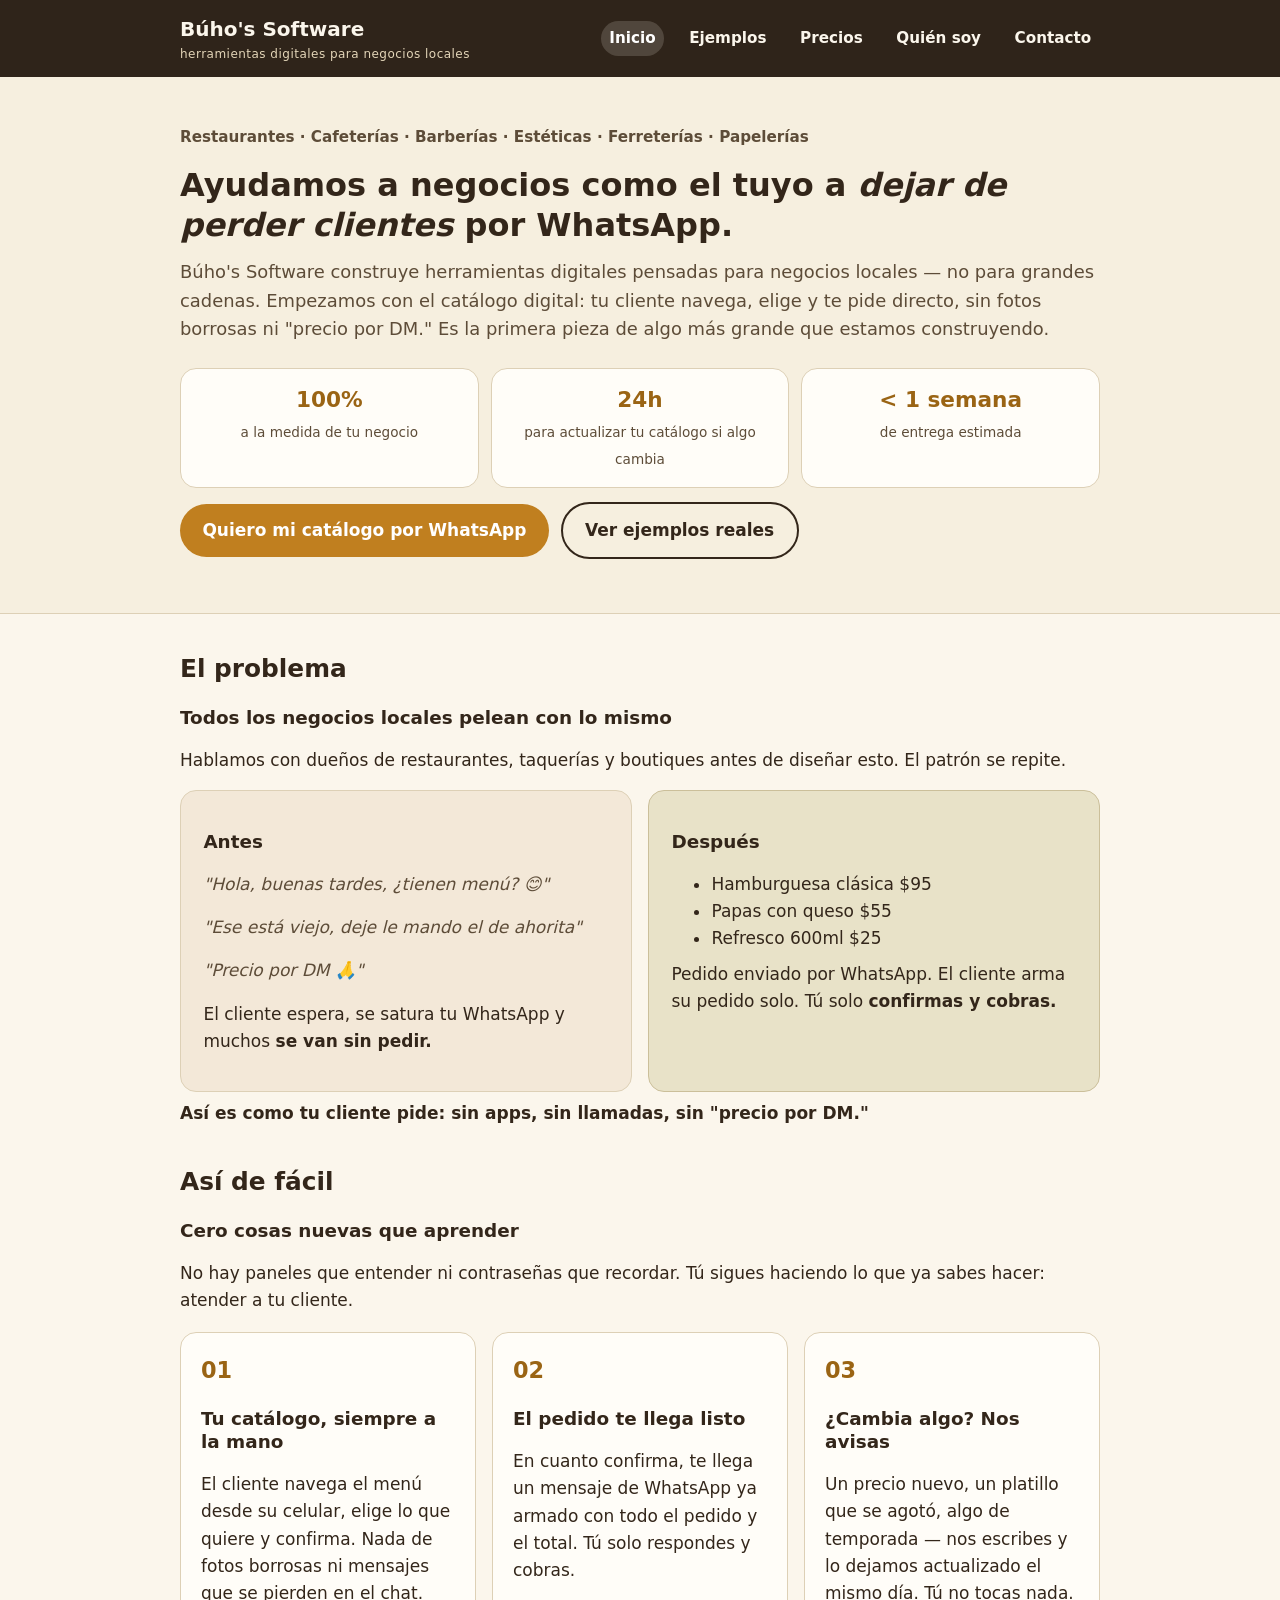
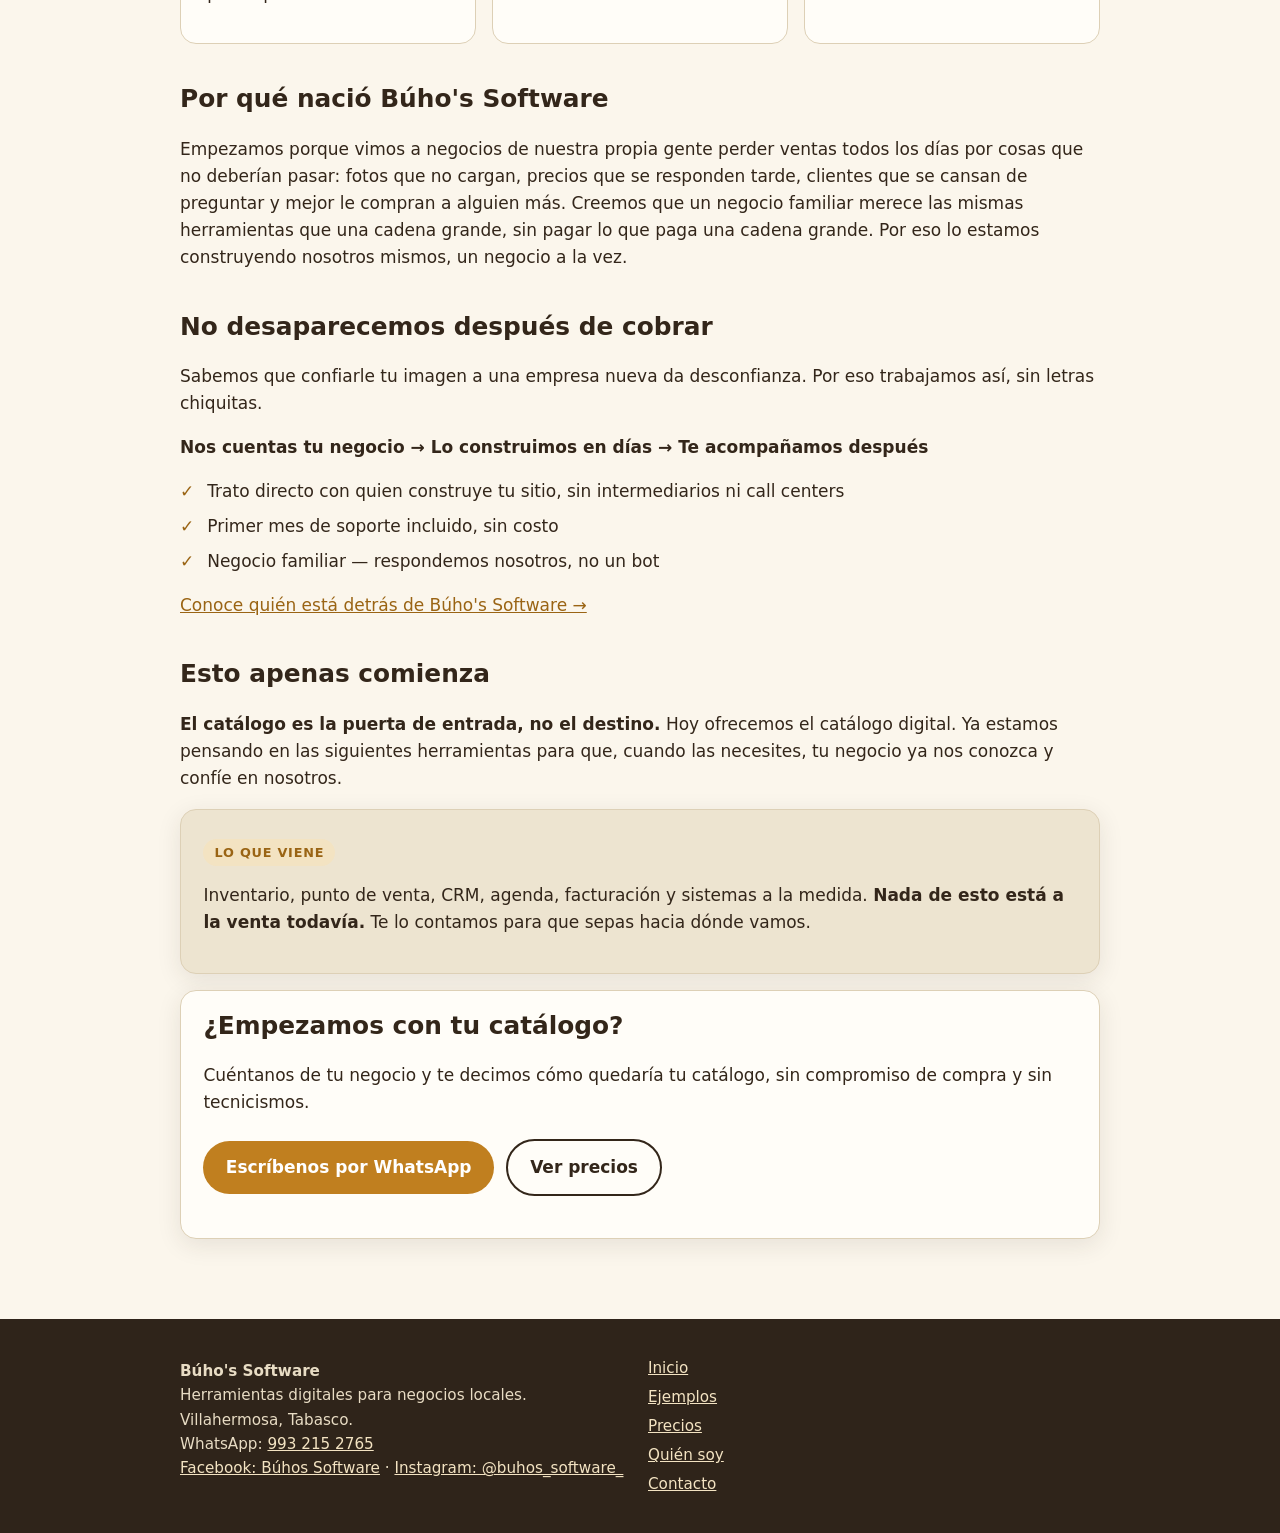
<file: index.html>
<!DOCTYPE html>
<html lang="es">
<head>
  <meta charset="utf-8">
  <meta name="viewport" content="width=device-width, initial-scale=1">
  <title>Búho's Software — Catálogos digitales para negocios locales</title>
  <meta name="description" content="Búho's Software construye catálogos digitales para negocios locales: tu cliente navega, elige y te pide directo por WhatsApp, sin fotos borrosas ni precio por DM.">
  <link rel="stylesheet" href="styles.css">
</head>
<body>
<header class="site">
  <div class="wrap">
    <a class="brand" href="index.html">Búho's Software<small>herramientas digitales para negocios locales</small></a>
    <nav class="main" aria-label="Navegación principal">
      <a href="index.html" aria-current="page">Inicio</a>
      <a href="ejemplos.html">Ejemplos</a>
      <a href="precios.html">Precios</a>
      <a href="nosotros.html">Quién soy</a>
      <a href="contacto.html">Contacto</a>
    </nav>
  </div>
</header>

<main>
  <section class="hero">
    <div class="wrap">
      <p class="sectors">Restaurantes · Cafeterías · Barberías · Estéticas · Ferreterías · Papelerías</p>
      <h1>Ayudamos a negocios como el tuyo a <em>dejar de perder clientes</em> por WhatsApp.</h1>
      <p class="lead">Búho's Software construye herramientas digitales pensadas para negocios locales — no para grandes cadenas. Empezamos con el catálogo digital: tu cliente navega, elige y te pide directo, sin fotos borrosas ni "precio por DM." Es la primera pieza de algo más grande que estamos construyendo.</p>
      <ul class="stats">
        <li><strong>100%</strong><span>a la medida de tu negocio</span></li>
        <li><strong>24h</strong><span>para actualizar tu catálogo si algo cambia</span></li>
        <li><strong>&lt; 1 semana</strong><span>de entrega estimada</span></li>
      </ul>
      <p>
        
        <a class="btn" href="https://wa.me/529932152765?text=Hola%2C%20quiero%20informaci%C3%B3n%20sobre%20mi%20cat%C3%A1logo%20o%20sitio%20web" target="_blank" rel="noopener">Quiero mi catálogo por WhatsApp</a>
        <a class="btn ghost" href="ejemplos.html">Ver ejemplos reales</a>
      </p>
    </div>
  </section>

  <section class="wrap" aria-labelledby="problema">
    <h2 id="problema">El problema</h2>
    <h3>Todos los negocios locales pelean con lo mismo</h3>
    <p>Hablamos con dueños de restaurantes, taquerías y boutiques antes de diseñar esto. El patrón se repite.</p>
    <div class="grid-2">
      <div class="before">
        <h3>Antes</h3>
        <p class="chat">"Hola, buenas tardes, ¿tienen menú? 😊"</p>
        <p class="chat">"Ese está viejo, deje le mando el de ahorita"</p>
        <p class="chat">"Precio por DM 🙏"</p>
        <p>El cliente espera, se satura tu WhatsApp y muchos <strong>se van sin pedir.</strong></p>
      </div>
      <div class="after">
        <h3>Después</h3>
        <ul>
          <li>Hamburguesa clásica $95</li>
          <li>Papas con queso $55</li>
          <li>Refresco 600ml $25</li>
        </ul>
        <p>Pedido enviado por WhatsApp. El cliente arma su pedido solo. Tú solo <strong>confirmas y cobras.</strong></p>
      </div>
    </div>
    <p><strong>Así es como tu cliente pide: sin apps, sin llamadas, sin "precio por DM."</strong></p>
  </section>

  <section class="wrap" aria-labelledby="como-funciona">
    <h2 id="como-funciona">Así de fácil</h2>
    <h3>Cero cosas nuevas que aprender</h3>
    <p>No hay paneles que entender ni contraseñas que recordar. Tú sigues haciendo lo que ya sabes hacer: atender a tu cliente.</p>
    <ol class="steps">
      <li><h3>Tu catálogo, siempre a la mano</h3><p>El cliente navega el menú desde su celular, elige lo que quiere y confirma. Nada de fotos borrosas ni mensajes que se pierden en el chat.</p></li>
      <li><h3>El pedido te llega listo</h3><p>En cuanto confirma, te llega un mensaje de WhatsApp ya armado con todo el pedido y el total. Tú solo respondes y cobras.</p></li>
      <li><h3>¿Cambia algo? Nos avisas</h3><p>Un precio nuevo, un platillo que se agotó, algo de temporada — nos escribes y lo dejamos actualizado el mismo día. Tú no tocas nada.</p></li>
    </ol>
  </section>

  <section class="wrap" aria-labelledby="por-que">
    <h2 id="por-que">Por qué nació Búho's Software</h2>
    <p>Empezamos porque vimos a negocios de nuestra propia gente perder ventas todos los días por cosas que no deberían pasar: fotos que no cargan, precios que se responden tarde, clientes que se cansan de preguntar y mejor le compran a alguien más. Creemos que un negocio familiar merece las mismas herramientas que una cadena grande, sin pagar lo que paga una cadena grande. Por eso lo estamos construyendo nosotros mismos, un negocio a la vez.</p>

    <h2>No desaparecemos después de cobrar</h2>
    <p>Sabemos que confiarle tu imagen a una empresa nueva da desconfianza. Por eso trabajamos así, sin letras chiquitas.</p>
    <p><strong>Nos cuentas tu negocio → Lo construimos en días → Te acompañamos después</strong></p>
    <ul class="check">
      <li>Trato directo con quien construye tu sitio, sin intermediarios ni call centers</li>
      <li>Primer mes de soporte incluido, sin costo</li>
      <li>Negocio familiar — respondemos nosotros, no un bot</li>
    </ul>
    <p><a href="nosotros.html">Conoce quién está detrás de Búho's Software →</a></p>
  </section>

  <section class="wrap" aria-labelledby="lo-que-viene">
    <h2 id="lo-que-viene">Esto apenas comienza</h2>
    <p><strong>El catálogo es la puerta de entrada, no el destino.</strong> Hoy ofrecemos el catálogo digital. Ya estamos pensando en las siguientes herramientas para que, cuando las necesites, tu negocio ya nos conozca y confíe en nosotros.</p>
    <div class="card beige">
      <p><span class="tag">Lo que viene</span></p>
      <p>Inventario, punto de venta, CRM, agenda, facturación y sistemas a la medida. <strong>Nada de esto está a la venta todavía.</strong> Te lo contamos para que sepas hacia dónde vamos.</p>
    </div>
  </section>

  <section class="wrap">
    <div class="card">
      <h2 style="margin-top:0">¿Empezamos con tu catálogo?</h2>
      <p>Cuéntanos de tu negocio y te decimos cómo quedaría tu catálogo, sin compromiso de compra y sin tecnicismos.</p>
      <p>
        
        <a class="btn" href="https://wa.me/529932152765?text=Hola%2C%20quiero%20informaci%C3%B3n%20sobre%20mi%20cat%C3%A1logo%20o%20sitio%20web" target="_blank" rel="noopener">Escríbenos por WhatsApp</a>
        <a class="btn ghost" href="precios.html">Ver precios</a>
      </p>
    </div>
  </section>
</main>

<footer class="site">
  <div class="wrap">
    <div>
      <p><strong>Búho's Software</strong><br>Herramientas digitales para negocios locales.<br>Villahermosa, Tabasco.<br>WhatsApp: <a href="https://wa.me/529932152765?text=Hola%2C%20quiero%20informaci%C3%B3n%20sobre%20mi%20cat%C3%A1logo%20o%20sitio%20web" target="_blank" rel="noopener">993 215 2765</a><br><a href="https://www.facebook.com/share/1DzzxZZHje/" target="_blank" rel="noopener">Facebook: Búhos Software</a> · <a href="https://www.instagram.com/buhos_software_/" target="_blank" rel="noopener">Instagram: @buhos_software_</a></p>
    </div>
    <div>
      <ul>
        <li><a href="index.html">Inicio</a></li>
        <li><a href="ejemplos.html">Ejemplos</a></li>
        <li><a href="precios.html">Precios</a></li>
        <li><a href="nosotros.html">Quién soy</a></li>
        <li><a href="contacto.html">Contacto</a></li>
      </ul>
    </div>
  </div>
</footer>
</body>
</html>
</file>
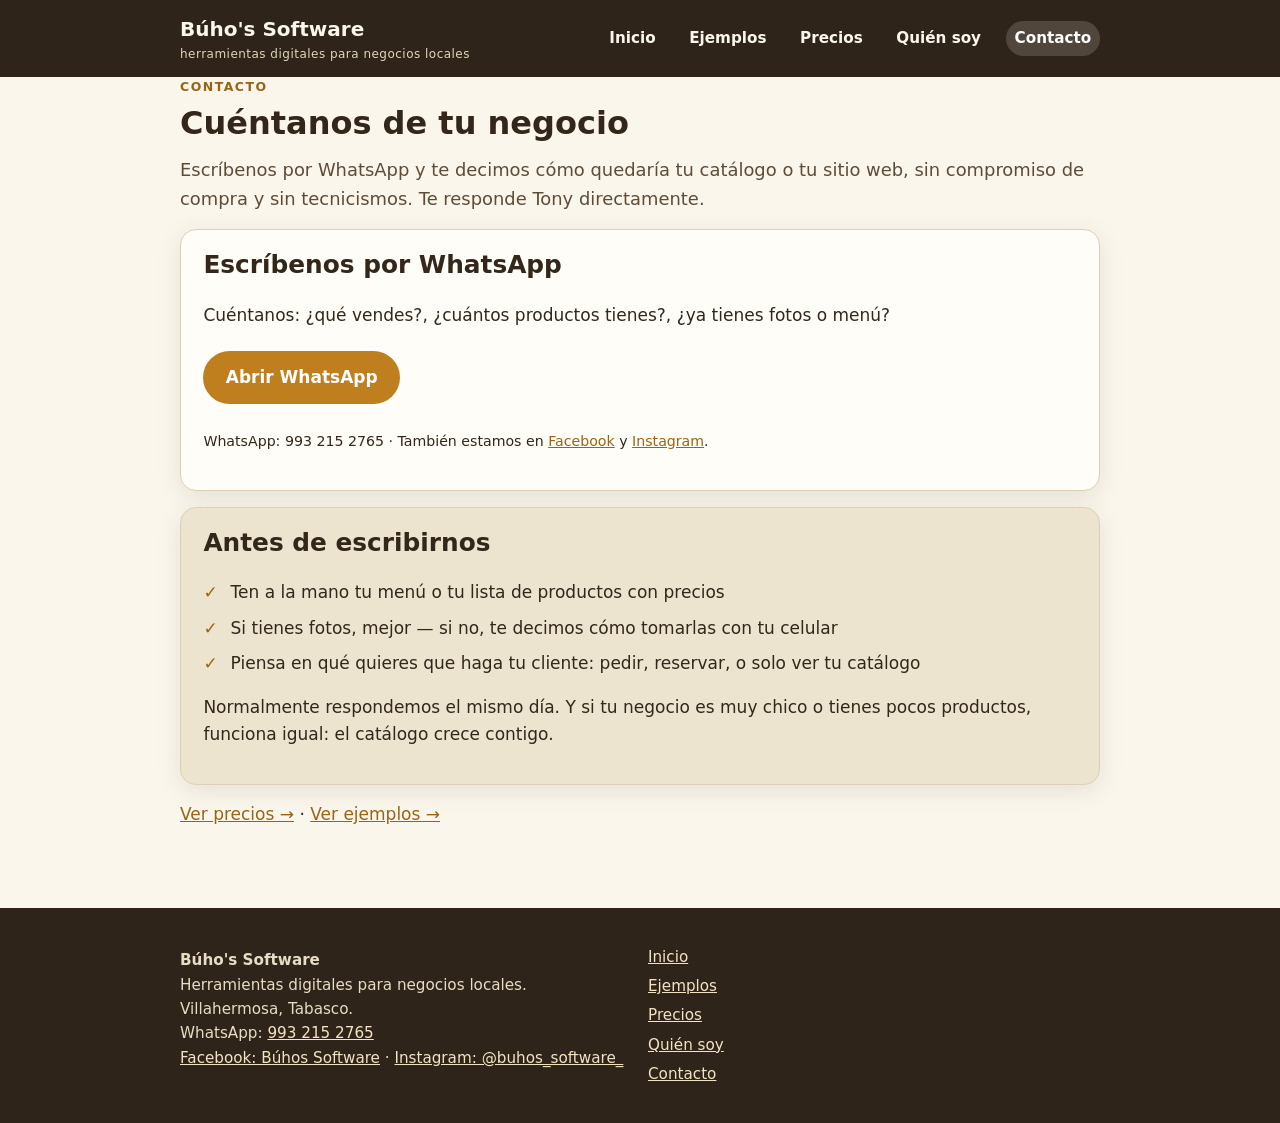
<file: contacto.html>
<!DOCTYPE html>
<html lang="es">
<head>
  <meta charset="utf-8">
  <meta name="viewport" content="width=device-width, initial-scale=1">
  <title>Contacto — Búho's Software</title>
  <meta name="description" content="Contacta a Búho's Software por WhatsApp y cuéntanos de tu negocio. Te decimos cómo quedaría tu catálogo o tu sitio web.">
  <link rel="stylesheet" href="styles.css">
</head>
<body>
<header class="site">
  <div class="wrap">
    <a class="brand" href="index.html">Búho's Software<small>herramientas digitales para negocios locales</small></a>
    <nav class="main" aria-label="Navegación principal">
      <a href="index.html">Inicio</a>
      <a href="ejemplos.html">Ejemplos</a>
      <a href="precios.html">Precios</a>
      <a href="nosotros.html">Quién soy</a>
      <a href="contacto.html" aria-current="page">Contacto</a>
    </nav>
  </div>
</header>

<main>
  <section class="wrap">
    <p class="eyebrow">Contacto</p>
    <h1>Cuéntanos de tu negocio</h1>
    <p class="lead">Escríbenos por WhatsApp y te decimos cómo quedaría tu catálogo o tu sitio web, sin compromiso de compra y sin tecnicismos. Te responde Tony directamente.</p>

    <div class="card">
      <h2 style="margin-top:0">Escríbenos por WhatsApp</h2>
      <p>Cuéntanos: ¿qué vendes?, ¿cuántos productos tienes?, ¿ya tienes fotos o menú?</p>
      <p>
        
        <a class="btn" href="https://wa.me/529932152765?text=Hola%2C%20quiero%20informaci%C3%B3n%20sobre%20mi%20cat%C3%A1logo%20o%20sitio%20web" target="_blank" rel="noopener">Abrir WhatsApp</a>
      </p>
      <p><small>WhatsApp: 993 215 2765 · También estamos en <a href="https://www.facebook.com/share/1DzzxZZHje/" target="_blank" rel="noopener">Facebook</a> y <a href="https://www.instagram.com/buhos_software_/" target="_blank" rel="noopener">Instagram</a>.</small></p>
    </div>

    <div class="card beige">
      <h2 style="margin-top:0">Antes de escribirnos</h2>
      <ul class="check">
        <li>Ten a la mano tu menú o tu lista de productos con precios</li>
        <li>Si tienes fotos, mejor — si no, te decimos cómo tomarlas con tu celular</li>
        <li>Piensa en qué quieres que haga tu cliente: pedir, reservar, o solo ver tu catálogo</li>
      </ul>
      <p>Normalmente respondemos el mismo día. Y si tu negocio es muy chico o tienes pocos productos, funciona igual: el catálogo crece contigo.</p>
    </div>

    <p><a href="precios.html">Ver precios →</a> · <a href="ejemplos.html">Ver ejemplos →</a></p>
  </section>
</main>

<footer class="site">
  <div class="wrap">
    <div>
      <p><strong>Búho's Software</strong><br>Herramientas digitales para negocios locales.<br>Villahermosa, Tabasco.<br>WhatsApp: <a href="https://wa.me/529932152765?text=Hola%2C%20quiero%20informaci%C3%B3n%20sobre%20mi%20cat%C3%A1logo%20o%20sitio%20web" target="_blank" rel="noopener">993 215 2765</a><br><a href="https://www.facebook.com/share/1DzzxZZHje/" target="_blank" rel="noopener">Facebook: Búhos Software</a> · <a href="https://www.instagram.com/buhos_software_/" target="_blank" rel="noopener">Instagram: @buhos_software_</a></p>
    </div>
    <div>
      <ul>
        <li><a href="index.html">Inicio</a></li>
        <li><a href="ejemplos.html">Ejemplos</a></li>
        <li><a href="precios.html">Precios</a></li>
        <li><a href="nosotros.html">Quién soy</a></li>
        <li><a href="contacto.html">Contacto</a></li>
      </ul>
    </div>
  </div>
</footer>
</body>
</html>
</file>
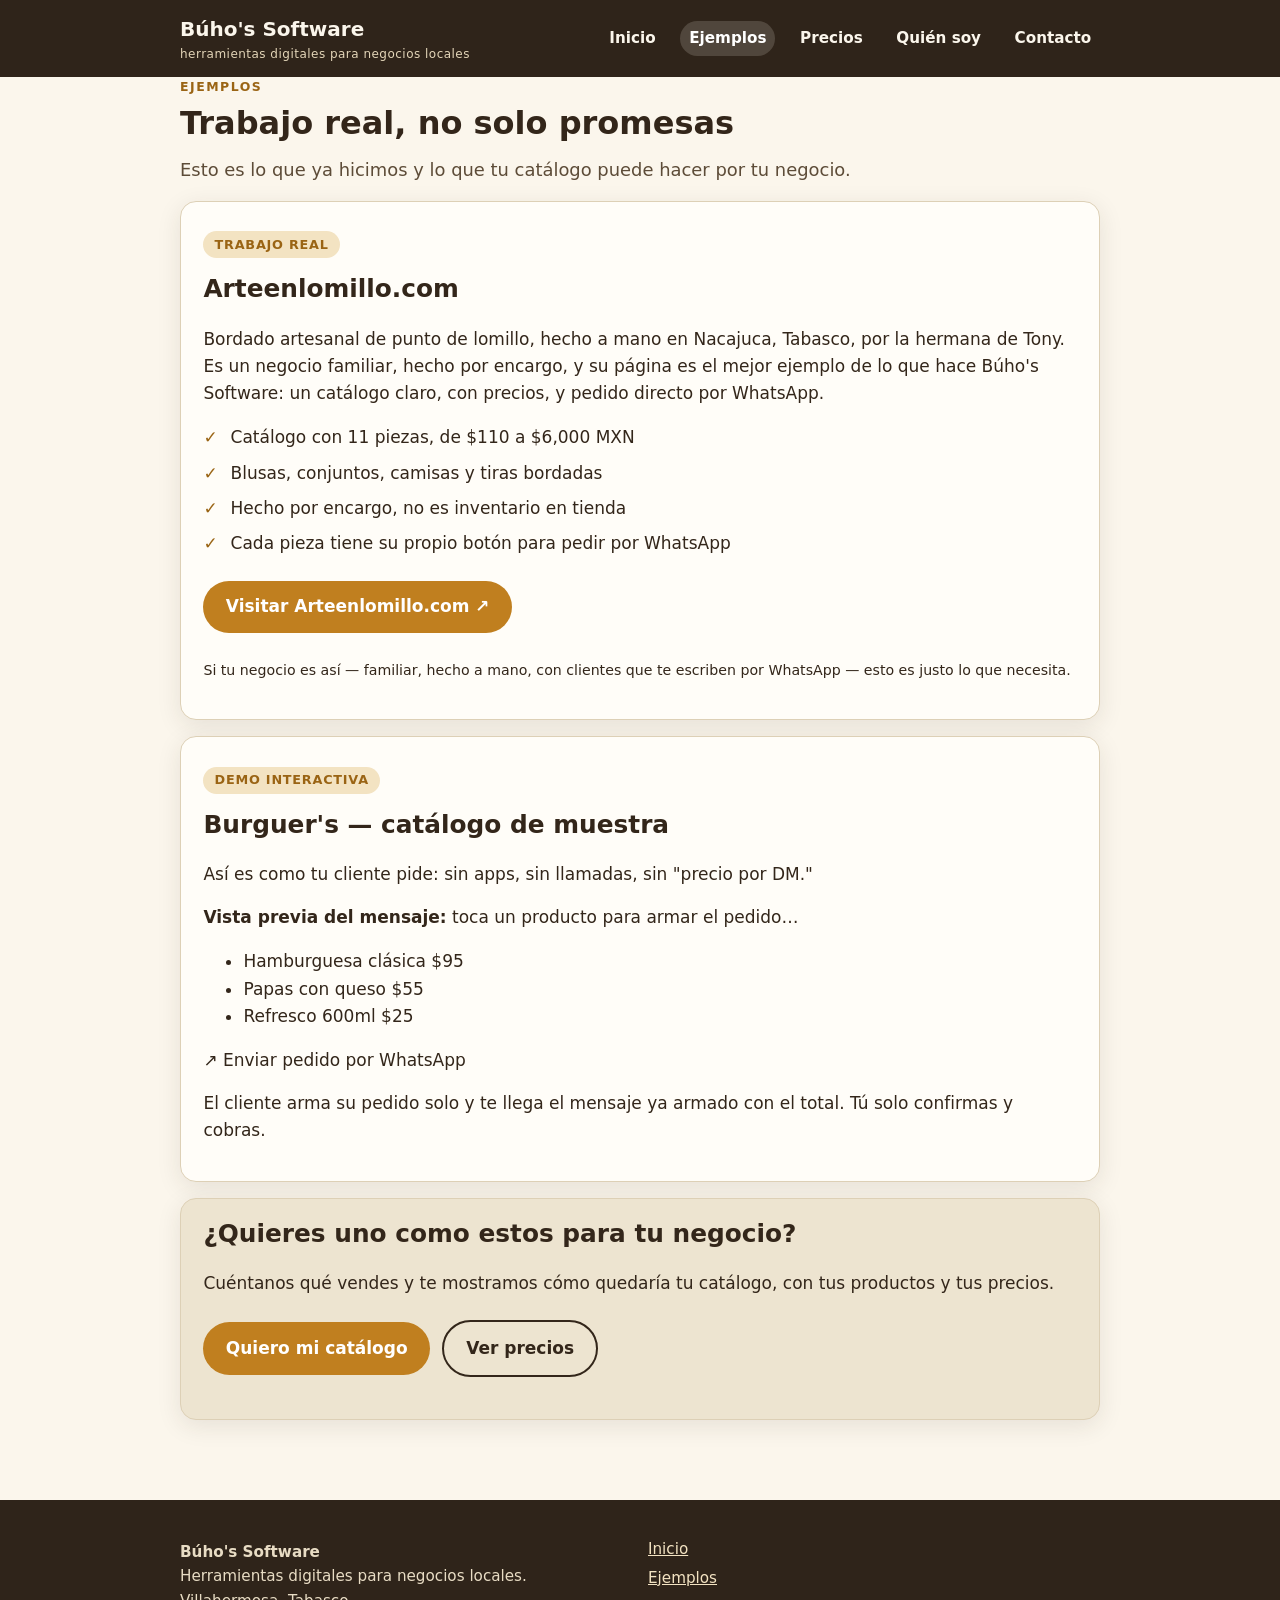
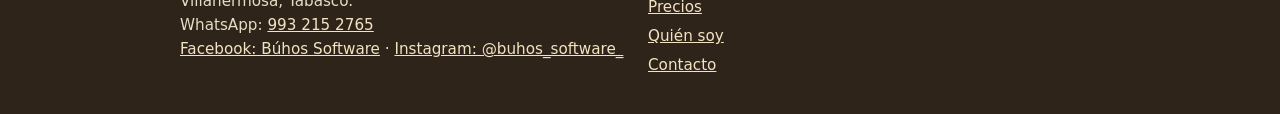
<file: ejemplos.html>
<!DOCTYPE html>
<html lang="es">
<head>
  <meta charset="utf-8">
  <meta name="viewport" content="width=device-width, initial-scale=1">
  <title>Ejemplos — Búho's Software</title>
  <meta name="description" content="Ejemplos de trabajo de Búho's Software: Arteenlomillo.com, un catálogo real hecho para un negocio familiar, y la demo de catálogo Burguer's.">
  <link rel="stylesheet" href="styles.css">
</head>
<body>
<header class="site">
  <div class="wrap">
    <a class="brand" href="index.html">Búho's Software<small>herramientas digitales para negocios locales</small></a>
    <nav class="main" aria-label="Navegación principal">
      <a href="index.html">Inicio</a>
      <a href="ejemplos.html" aria-current="page">Ejemplos</a>
      <a href="precios.html">Precios</a>
      <a href="nosotros.html">Quién soy</a>
      <a href="contacto.html">Contacto</a>
    </nav>
  </div>
</header>

<main>
  <section class="wrap">
    <p class="eyebrow">Ejemplos</p>
    <h1>Trabajo real, no solo promesas</h1>
    <p class="lead">Esto es lo que ya hicimos y lo que tu catálogo puede hacer por tu negocio.</p>

    <article class="card">
      <p><span class="tag">Trabajo real</span></p>
      <h2 style="margin-top:.5rem">Arteenlomillo.com</h2>
      <p>Bordado artesanal de punto de lomillo, hecho a mano en Nacajuca, Tabasco, por la hermana de Tony. Es un negocio familiar, hecho por encargo, y su página es el mejor ejemplo de lo que hace Búho's Software: un catálogo claro, con precios, y pedido directo por WhatsApp.</p>
      <ul class="check">
        <li>Catálogo con 11 piezas, de $110 a $6,000 MXN</li>
        <li>Blusas, conjuntos, camisas y tiras bordadas</li>
        <li>Hecho por encargo, no es inventario en tienda</li>
        <li>Cada pieza tiene su propio botón para pedir por WhatsApp</li>
      </ul>
      <p><a class="btn" href="https://arteenlomillo.com" target="_blank" rel="noopener">Visitar Arteenlomillo.com ↗</a></p>
      <p><small>Si tu negocio es así — familiar, hecho a mano, con clientes que te escriben por WhatsApp — esto es justo lo que necesita.</small></p>
    </article>

    <article class="card">
      <p><span class="tag">Demo interactiva</span></p>
      <h2 style="margin-top:.5rem">Burguer's — catálogo de muestra</h2>
      <p>Así es como tu cliente pide: sin apps, sin llamadas, sin "precio por DM."</p>
      <p><strong>Vista previa del mensaje:</strong> toca un producto para armar el pedido…</p>
      <ul>
        <li>Hamburguesa clásica $95</li>
        <li>Papas con queso $55</li>
        <li>Refresco 600ml $25</li>
      </ul>
      <p>↗ Enviar pedido por WhatsApp</p>
      <p>El cliente arma su pedido solo y te llega el mensaje ya armado con el total. Tú solo confirmas y cobras.</p>
    </article>

    <div class="card beige">
      <h2 style="margin-top:0">¿Quieres uno como estos para tu negocio?</h2>
      <p>Cuéntanos qué vendes y te mostramos cómo quedaría tu catálogo, con tus productos y tus precios.</p>
      <p>
        
        <a class="btn" href="https://wa.me/529932152765?text=Hola%2C%20quiero%20informaci%C3%B3n%20sobre%20mi%20cat%C3%A1logo%20o%20sitio%20web" target="_blank" rel="noopener">Quiero mi catálogo</a>
        <a class="btn ghost" href="precios.html">Ver precios</a>
      </p>
    </div>
  </section>
</main>

<footer class="site">
  <div class="wrap">
    <div>
      <p><strong>Búho's Software</strong><br>Herramientas digitales para negocios locales.<br>Villahermosa, Tabasco.<br>WhatsApp: <a href="https://wa.me/529932152765?text=Hola%2C%20quiero%20informaci%C3%B3n%20sobre%20mi%20cat%C3%A1logo%20o%20sitio%20web" target="_blank" rel="noopener">993 215 2765</a><br><a href="https://www.facebook.com/share/1DzzxZZHje/" target="_blank" rel="noopener">Facebook: Búhos Software</a> · <a href="https://www.instagram.com/buhos_software_/" target="_blank" rel="noopener">Instagram: @buhos_software_</a></p>
    </div>
    <div>
      <ul>
        <li><a href="index.html">Inicio</a></li>
        <li><a href="ejemplos.html">Ejemplos</a></li>
        <li><a href="precios.html">Precios</a></li>
        <li><a href="nosotros.html">Quién soy</a></li>
        <li><a href="contacto.html">Contacto</a></li>
      </ul>
    </div>
  </div>
</footer>
</body>
</html>
</file>
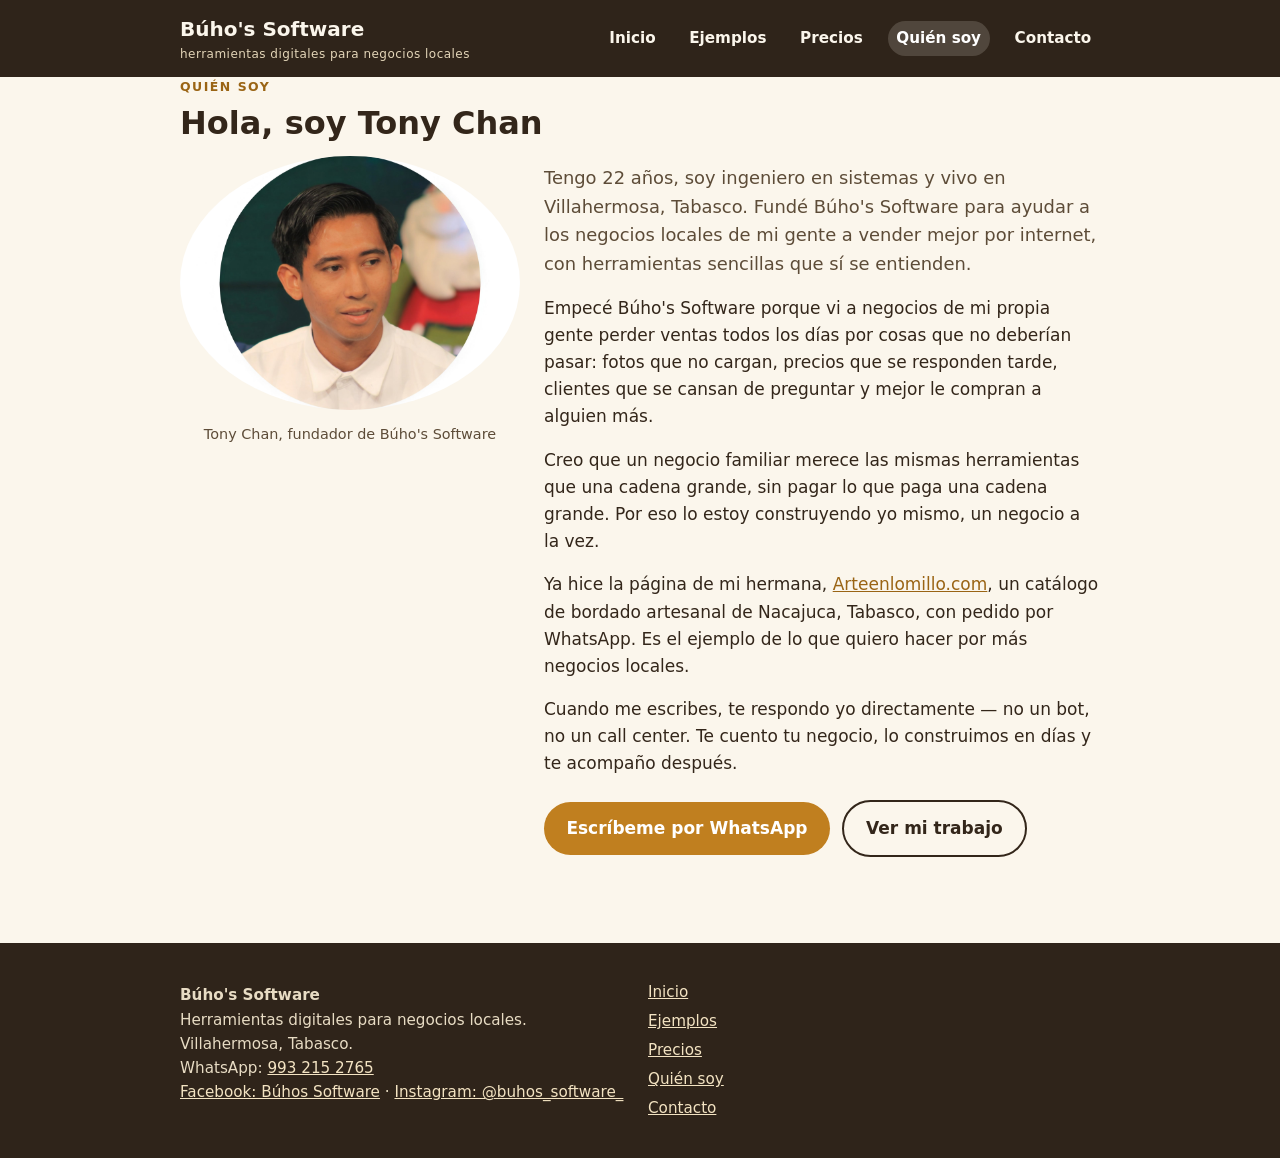
<file: nosotros.html>
<!DOCTYPE html>
<html lang="es">
<head>
  <meta charset="utf-8">
  <meta name="viewport" content="width=device-width, initial-scale=1">
  <title>Quién soy — Búho's Software</title>
  <meta name="description" content="Soy Tony Chan, fundador de Búho's Software, ingeniero en sistemas de Villahermosa, Tabasco. Hago catálogos digitales y sitios web para negocios locales.">
  <link rel="stylesheet" href="styles.css">
</head>
<body>
<header class="site">
  <div class="wrap">
    <a class="brand" href="index.html">Búho's Software<small>herramientas digitales para negocios locales</small></a>
    <nav class="main" aria-label="Navegación principal">
      <a href="index.html">Inicio</a>
      <a href="ejemplos.html">Ejemplos</a>
      <a href="precios.html">Precios</a>
      <a href="nosotros.html" aria-current="page">Quién soy</a>
      <a href="contacto.html">Contacto</a>
    </nav>
  </div>
</header>

<main>
  <section class="wrap">
    <p class="eyebrow">Quién soy</p>
    <h1>Hola, soy Tony Chan</h1>
    <div class="bio">
      <figure class="photo-frame circle">
        <img src="assets/tony-circulo.jpg" alt="Tony Chan, fundador de Búho's Software" width="660" height="660">
        <figcaption>Tony Chan, fundador de Búho's Software</figcaption>
      </figure>
      <div>
        <p class="lead">Tengo 22 años, soy ingeniero en sistemas y vivo en Villahermosa, Tabasco. Fundé Búho's Software para ayudar a los negocios locales de mi gente a vender mejor por internet, con herramientas sencillas que sí se entienden.</p>
        <p>Empecé Búho's Software porque vi a negocios de mi propia gente perder ventas todos los días por cosas que no deberían pasar: fotos que no cargan, precios que se responden tarde, clientes que se cansan de preguntar y mejor le compran a alguien más.</p>
        <p>Creo que un negocio familiar merece las mismas herramientas que una cadena grande, sin pagar lo que paga una cadena grande. Por eso lo estoy construyendo yo mismo, un negocio a la vez.</p>
        <p>Ya hice la página de mi hermana, <a href="https://arteenlomillo.com" target="_blank" rel="noopener">Arteenlomillo.com</a>, un catálogo de bordado artesanal de Nacajuca, Tabasco, con pedido por WhatsApp. Es el ejemplo de lo que quiero hacer por más negocios locales.</p>
        <p>Cuando me escribes, te respondo yo directamente — no un bot, no un call center. Te cuento tu negocio, lo construimos en días y te acompaño después.</p>
        <p>
          
          <a class="btn" href="https://wa.me/529932152765?text=Hola%2C%20quiero%20informaci%C3%B3n%20sobre%20mi%20cat%C3%A1logo%20o%20sitio%20web" target="_blank" rel="noopener">Escríbeme por WhatsApp</a>
          <a class="btn ghost" href="ejemplos.html">Ver mi trabajo</a>
        </p>
      </div>
    </div>
  </section>
</main>

<footer class="site">
  <div class="wrap">
    <div>
      <p><strong>Búho's Software</strong><br>Herramientas digitales para negocios locales.<br>Villahermosa, Tabasco.<br>WhatsApp: <a href="https://wa.me/529932152765?text=Hola%2C%20quiero%20informaci%C3%B3n%20sobre%20mi%20cat%C3%A1logo%20o%20sitio%20web" target="_blank" rel="noopener">993 215 2765</a><br><a href="https://www.facebook.com/share/1DzzxZZHje/" target="_blank" rel="noopener">Facebook: Búhos Software</a> · <a href="https://www.instagram.com/buhos_software_/" target="_blank" rel="noopener">Instagram: @buhos_software_</a></p>
    </div>
    <div>
      <ul>
        <li><a href="index.html">Inicio</a></li>
        <li><a href="ejemplos.html">Ejemplos</a></li>
        <li><a href="precios.html">Precios</a></li>
        <li><a href="nosotros.html">Quién soy</a></li>
        <li><a href="contacto.html">Contacto</a></li>
      </ul>
    </div>
  </div>
</footer>
</body>
</html>
</file>
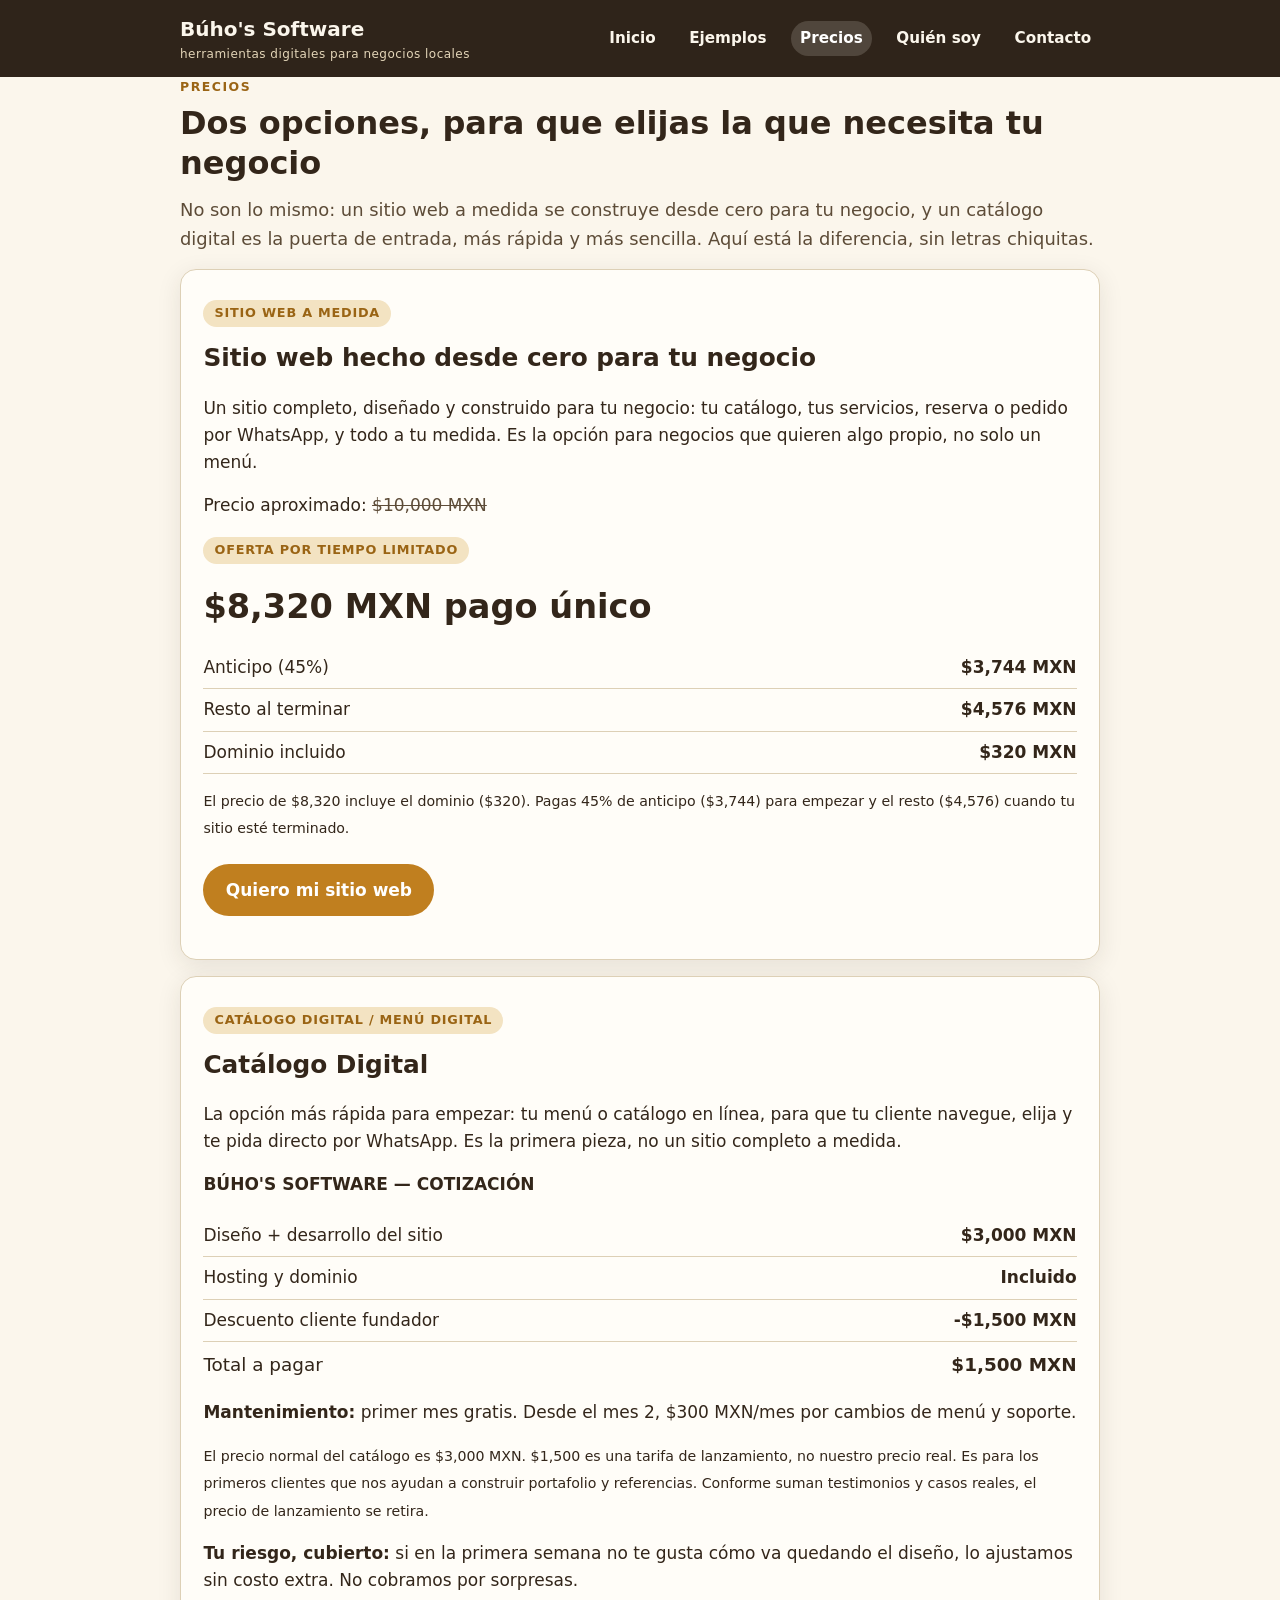
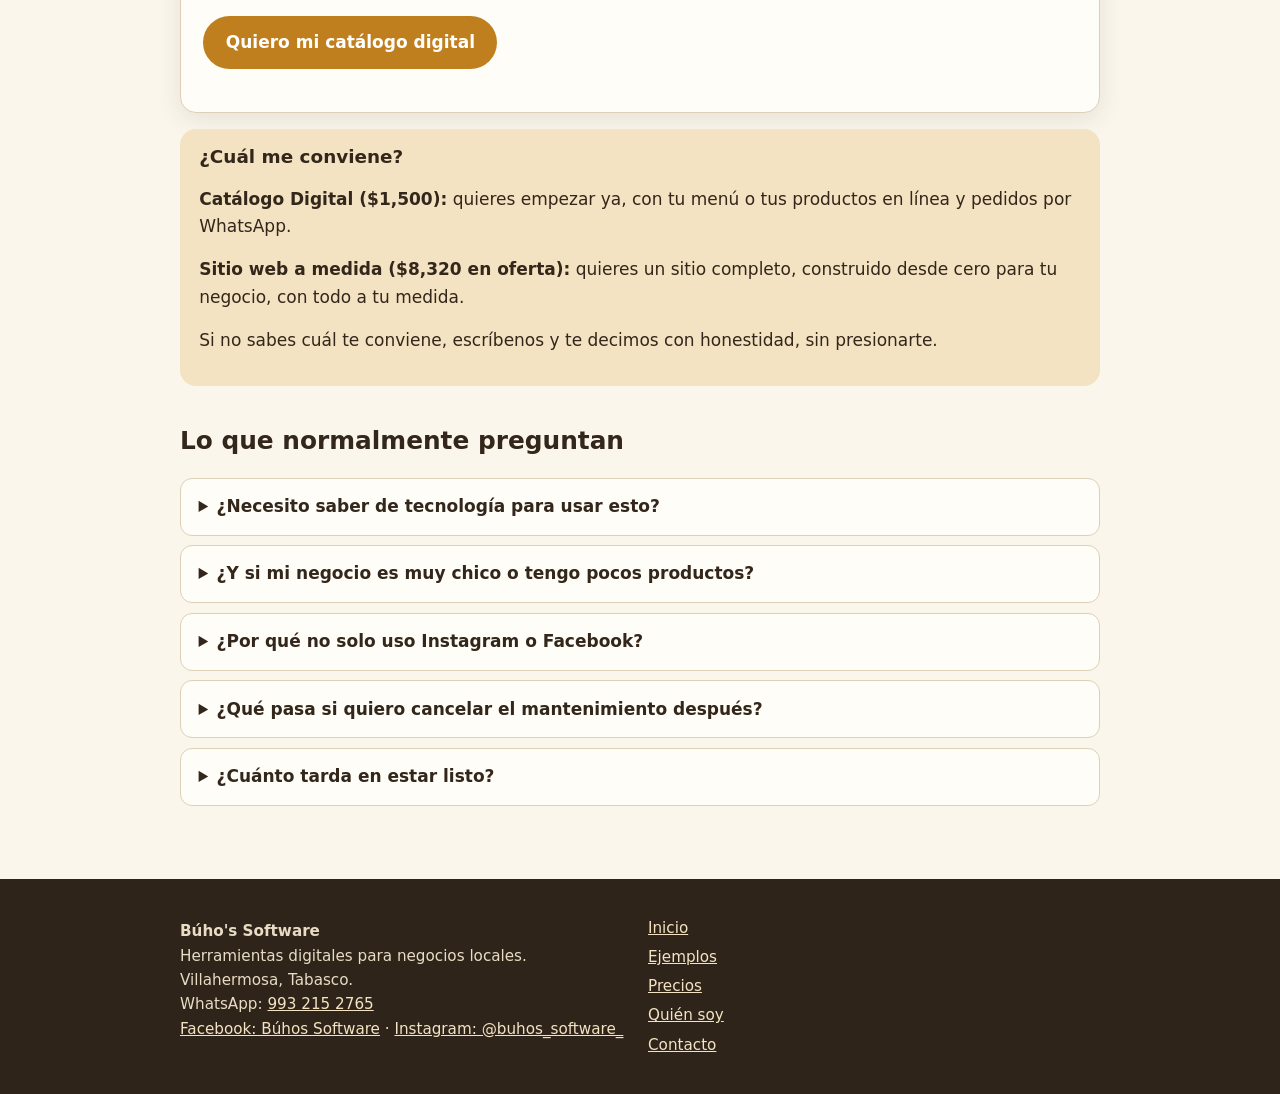
<file: precios.html>
<!DOCTYPE html>
<html lang="es">
<head>
  <meta charset="utf-8">
  <meta name="viewport" content="width=device-width, initial-scale=1">
  <title>Precios — Búho's Software</title>
  <meta name="description" content="Precios de Búho's Software: sitio web a medida con oferta por tiempo limitado, y catálogo digital / menú digital para negocios locales.">
  <link rel="stylesheet" href="styles.css">
</head>
<body>
<header class="site">
  <div class="wrap">
    <a class="brand" href="index.html">Búho's Software<small>herramientas digitales para negocios locales</small></a>
    <nav class="main" aria-label="Navegación principal">
      <a href="index.html">Inicio</a>
      <a href="ejemplos.html">Ejemplos</a>
      <a href="precios.html" aria-current="page">Precios</a>
      <a href="nosotros.html">Quién soy</a>
      <a href="contacto.html">Contacto</a>
    </nav>
  </div>
</header>

<main>
  <section class="wrap">
    <p class="eyebrow">Precios</p>
    <h1>Dos opciones, para que elijas la que necesita tu negocio</h1>
    <p class="lead">No son lo mismo: un sitio web a medida se construye desde cero para tu negocio, y un catálogo digital es la puerta de entrada, más rápida y más sencilla. Aquí está la diferencia, sin letras chiquitas.</p>

    <article class="card">
      <p><span class="tag">Sitio web a medida</span></p>
      <h2 style="margin-top:.5rem">Sitio web hecho desde cero para tu negocio</h2>
      <p>Un sitio completo, diseñado y construido para tu negocio: tu catálogo, tus servicios, reserva o pedido por WhatsApp, y todo a tu medida. Es la opción para negocios que quieren algo propio, no solo un menú.</p>
      <p>Precio aproximado: <span class="price-old">$10,000 MXN</span></p>
      <p><span class="tag">Oferta por tiempo limitado</span></p>
      <p class="price-big">$8,320 MXN pago único</p>
      <table class="price-table">
        <tr><td>Anticipo (45%)</td><td>$3,744 MXN</td></tr>
        <tr><td>Resto al terminar</td><td>$4,576 MXN</td></tr>
        <tr><td>Dominio incluido</td><td>$320 MXN</td></tr>
      </table>
      <p><small>El precio de $8,320 incluye el dominio ($320). Pagas 45% de anticipo ($3,744) para empezar y el resto ($4,576) cuando tu sitio esté terminado.</small></p>
      <p>
        
        <a class="btn" href="https://wa.me/529932152765?text=Hola%2C%20quiero%20informaci%C3%B3n%20sobre%20mi%20cat%C3%A1logo%20o%20sitio%20web" target="_blank" rel="noopener">Quiero mi sitio web</a>
      </p>
    </article>

    <article class="card">
      <p><span class="tag">Catálogo digital / Menú digital</span></p>
      <h2 style="margin-top:.5rem">Catálogo Digital</h2>
      <p>La opción más rápida para empezar: tu menú o catálogo en línea, para que tu cliente navegue, elija y te pida directo por WhatsApp. Es la primera pieza, no un sitio completo a medida.</p>
      <p><strong>BÚHO'S SOFTWARE — COTIZACIÓN</strong></p>
      <table class="price-table">
        <tr><td>Diseño + desarrollo del sitio</td><td>$3,000 MXN</td></tr>
        <tr><td>Hosting y dominio</td><td>Incluido</td></tr>
        <tr><td>Descuento cliente fundador</td><td>-$1,500 MXN</td></tr>
        <tr class="total"><td>Total a pagar</td><td>$1,500 MXN</td></tr>
      </table>
      <p><strong>Mantenimiento:</strong> primer mes gratis. Desde el mes 2, $300 MXN/mes por cambios de menú y soporte.</p>
      <p><small>El precio normal del catálogo es $3,000 MXN. $1,500 es una tarifa de lanzamiento, no nuestro precio real. Es para los primeros clientes que nos ayudan a construir portafolio y referencias. Conforme suman testimonios y casos reales, el precio de lanzamiento se retira.</small></p>
      <p><strong>Tu riesgo, cubierto:</strong> si en la primera semana no te gusta cómo va quedando el diseño, lo ajustamos sin costo extra. No cobramos por sorpresas.</p>
      <p>
        
        <a class="btn" href="https://wa.me/529932152765?text=Hola%2C%20quiero%20informaci%C3%B3n%20sobre%20mi%20cat%C3%A1logo%20o%20sitio%20web" target="_blank" rel="noopener">Quiero mi catálogo digital</a>
      </p>
    </article>

    <div class="note">
      <h3 style="margin-top:0">¿Cuál me conviene?</h3>
      <p><strong>Catálogo Digital ($1,500):</strong> quieres empezar ya, con tu menú o tus productos en línea y pedidos por WhatsApp.</p>
      <p><strong>Sitio web a medida ($8,320 en oferta):</strong> quieres un sitio completo, construido desde cero para tu negocio, con todo a tu medida.</p>
      <p>Si no sabes cuál te conviene, escríbenos y te decimos con honestidad, sin presionarte.</p>
    </div>

    <section class="faq" aria-labelledby="faq">
      <h2 id="faq">Lo que normalmente preguntan</h2>
      <details>
        <summary>¿Necesito saber de tecnología para usar esto?</summary>
        <p>No. Tú nos avisas los cambios (por WhatsApp, como ya lo haces hoy) y nosotros los subimos. No hay panel que aprender.</p>
      </details>
      <details>
        <summary>¿Y si mi negocio es muy chico o tengo pocos productos?</summary>
        <p>Funciona igual de bien con 5 productos que con 50. El catálogo crece contigo.</p>
      </details>
      <details>
        <summary>¿Por qué no solo uso Instagram o Facebook?</summary>
        <p>Puedes seguir usándolos para difundir. La diferencia es que tu catálogo no depende de un algoritmo, no se pierde entre publicaciones viejas, y el cliente pide directo sin tener que hacer scroll ni escribirte "precio por favor".</p>
      </details>
      <details>
        <summary>¿Qué pasa si quiero cancelar el mantenimiento después?</summary>
        <p>Puedes hacerlo cuando quieras. El sitio sigue siendo tuyo; el mantenimiento es un servicio, no una obligación.</p>
      </details>
      <details>
        <summary>¿Cuánto tarda en estar listo?</summary>
        <p>Normalmente entre 3 y 7 días desde que nos compartes tu menú, según qué tan rápido nos confirmes los detalles.</p>
      </details>
    </section>
  </section>
</main>

<footer class="site">
  <div class="wrap">
    <div>
      <p><strong>Búho's Software</strong><br>Herramientas digitales para negocios locales.<br>Villahermosa, Tabasco.<br>WhatsApp: <a href="https://wa.me/529932152765?text=Hola%2C%20quiero%20informaci%C3%B3n%20sobre%20mi%20cat%C3%A1logo%20o%20sitio%20web" target="_blank" rel="noopener">993 215 2765</a><br><a href="https://www.facebook.com/share/1DzzxZZHje/" target="_blank" rel="noopener">Facebook: Búhos Software</a> · <a href="https://www.instagram.com/buhos_software_/" target="_blank" rel="noopener">Instagram: @buhos_software_</a></p>
    </div>
    <div>
      <ul>
        <li><a href="index.html">Inicio</a></li>
        <li><a href="ejemplos.html">Ejemplos</a></li>
        <li><a href="precios.html">Precios</a></li>
        <li><a href="nosotros.html">Quién soy</a></li>
        <li><a href="contacto.html">Contacto</a></li>
      </ul>
    </div>
  </div>
</footer>
</body>
</html>
</file>
<file: styles.css>
/* Búho's Software — estilos compartidos. Paleta cálida: crema, beige, ámbar y marrón. */
:root {
  --cream: #fbf6ec;
  --cream-2: #f6efdf;
  --beige: #ede4d0;
  --beige-2: #e3d5b8;
  --ink: #33261a;
  --ink-soft: #5d4c38;
  --amber: #c07f1f;
  --amber-dark: #9a6414;
  --amber-soft: #f3e3c2;
  --dark: #2f241a;
  --white: #fffdf8;
  --line: #ddd0b6;
  --radius: 16px;
  --shadow: 0 6px 24px rgba(51, 38, 26, .10);
}

* { box-sizing: border-box; }
html { scroll-behavior: smooth; }
body {
  margin: 0;
  font-family: system-ui, -apple-system, "Segoe UI", Roboto, Arial, sans-serif;
  background: var(--cream);
  color: var(--ink);
  line-height: 1.6;
  font-size: 17px;
}
img { max-width: 100%; height: auto; display: block; }
a { color: var(--amber-dark); }
h1, h2, h3 { line-height: 1.25; color: var(--ink); }
h1 { font-size: 2rem; margin: .4rem 0 .8rem; }
h2 { font-size: 1.55rem; margin-top: 2.5rem; }
h3 { font-size: 1.15rem; }
p { margin: .5rem 0 1rem; }
.wrap { max-width: 960px; margin: 0 auto; padding: 0 20px; }
.eyebrow {
  text-transform: uppercase; letter-spacing: .12em;
  font-size: .78rem; font-weight: 700; color: var(--amber-dark);
  margin: 0;
}
.lead { font-size: 1.12rem; color: var(--ink-soft); }

/* Header / nav */
header.site {
  background: var(--dark); color: var(--cream);
  position: sticky; top: 0; z-index: 10;
}
header.site .wrap { display: flex; flex-wrap: wrap; align-items: center; gap: .5rem 1.5rem; padding-top: .8rem; padding-bottom: .8rem; }
.brand { color: var(--cream); text-decoration: none; font-weight: 800; font-size: 1.25rem; }
.brand small { display: block; font-size: .75rem; font-weight: 400; color: var(--beige-2); letter-spacing: .04em; }
nav.main { display: flex; flex-wrap: wrap; gap: .25rem 1rem; margin-left: auto; }
nav.main a {
  color: var(--cream); text-decoration: none; font-weight: 600;
  padding: .35rem .55rem; border-radius: 999px; font-size: .95rem;
}
nav.main a:hover, nav.main a[aria-current="page"] { background: rgba(251, 246, 236, .16); color: #fff; }

/* Hero */
.hero { background: var(--cream-2); border-bottom: 1px solid var(--line); padding: 2.5rem 0 2rem; }
.hero .sectors { color: var(--ink-soft); font-weight: 600; font-size: .95rem; }
.stats { display: grid; grid-template-columns: repeat(3, 1fr); gap: .75rem; margin: 1.5rem 0 0; padding: 0; list-style: none; }
.stats li {
  background: var(--white); border: 1px solid var(--line); border-radius: var(--radius);
  padding: .9rem .7rem; text-align: center;
}
.stats strong { display: block; font-size: 1.35rem; color: var(--amber-dark); }
.stats span { font-size: .85rem; color: var(--ink-soft); }

/* Buttons */
.btn {
  display: inline-block; background: var(--amber); color: #fff;
  text-decoration: none; font-weight: 700; padding: .8rem 1.4rem;
  border-radius: 999px; margin: .4rem .4rem .4rem 0;
}
.btn:hover { background: var(--amber-dark); }
.btn.ghost { background: transparent; color: var(--ink); border: 2px solid var(--ink); }
.btn.ghost:hover { background: var(--ink); color: var(--cream); }

/* Cards / sections */
.card {
  background: var(--white); border: 1px solid var(--line);
  border-radius: var(--radius); padding: 1.25rem 1.4rem; margin: 1rem 0;
  box-shadow: var(--shadow);
}
.card.beige { background: var(--beige); }
.grid-2 { display: grid; gap: 1rem; }
@media (min-width: 700px) { .grid-2 { grid-template-columns: 1fr 1fr; } }
.before, .after { border-radius: var(--radius); padding: 1.25rem 1.4rem; }
.before { background: #f3e8d8; border: 1px solid var(--line); }
.after { background: #e8e2c8; border: 1px solid #cbbf9a; }
.before blockquote, .after ul { margin: .5rem 0; }
.chat { font-style: italic; color: var(--ink-soft); }
.steps { counter-reset: step; list-style: none; padding: 0; display: grid; gap: 1rem; }
@media (min-width: 700px) { .steps { grid-template-columns: repeat(3, 1fr); } }
.steps li {
  background: var(--white); border: 1px solid var(--line);
  border-radius: var(--radius); padding: 1.25rem;
}
.steps li::before {
  counter-increment: step; content: "0" counter(step);
  display: block; font-weight: 800; font-size: 1.4rem; color: var(--amber-dark);
}
.check { list-style: none; padding: 0; }
.check li { padding-left: 1.7rem; position: relative; margin: .5rem 0; }
.check li::before { content: "✓"; position: absolute; left: 0; color: var(--amber-dark); font-weight: 800; }
.tag {
  display: inline-block; background: var(--amber-soft); color: var(--amber-dark);
  font-weight: 700; font-size: .8rem; padding: .2rem .7rem; border-radius: 999px;
  text-transform: uppercase; letter-spacing: .06em;
}
.price-big { font-size: 2.1rem; font-weight: 800; color: var(--ink); margin: .2rem 0; }
.price-old { text-decoration: line-through; color: var(--ink-soft); }
.price-table { width: 100%; border-collapse: collapse; margin: .8rem 0; }
.price-table td { padding: .45rem 0; border-bottom: 1px solid var(--line); }
.price-table td:last-child { text-align: right; font-weight: 700; white-space: nowrap; }
.price-table tr.total td { font-size: 1.15rem; border-bottom: none; }
.note { background: var(--amber-soft); border-radius: var(--radius); padding: 1rem 1.2rem; }
.faq details { background: var(--white); border: 1px solid var(--line); border-radius: 12px; padding: .9rem 1.1rem; margin: .6rem 0; }
.faq summary { font-weight: 700; cursor: pointer; }

/* Quién soy / foto — fondo oscuro y cálido, bordes redondeados, nunca blanco puro */
.photo-frame {
  background: var(--dark); border-radius: 20px; padding: 1.2rem;
  box-shadow: var(--shadow); max-width: 420px; margin: 0 auto;
}
.photo-frame img { border-radius: 14px; width: 100%; }
.photo-frame figcaption { color: var(--beige-2); text-align: center; font-size: .9rem; padding-top: .8rem; }
.bio { display: grid; gap: 1.5rem; align-items: start; }
@media (min-width: 700px) { .bio { grid-template-columns: 340px 1fr; } }

/* Footer */
footer.site { background: var(--dark); color: var(--cream); margin-top: 3rem; padding: 2rem 0; }
footer.site a { color: var(--amber-soft); }
footer.site .wrap { display: grid; gap: 1rem; }
@media (min-width: 700px) { footer.site .wrap { grid-template-columns: 1fr 1fr; } }
footer.site p, footer.site li { font-size: .95rem; color: #e8dcc4; }
footer.site ul { list-style: none; padding: 0; margin: 0; }
footer.site li { margin: .3rem 0; }
main { padding-bottom: 1rem; }

/* Foto circular de Tony (imagen ya recortada en círculo) */
.photo-frame.circle { background: transparent; box-shadow: none; padding: 0; max-width: 360px; }
.photo-frame.circle img { border-radius: 50%; }
.photo-frame.circle figcaption { color: var(--ink-soft); }
</file>
